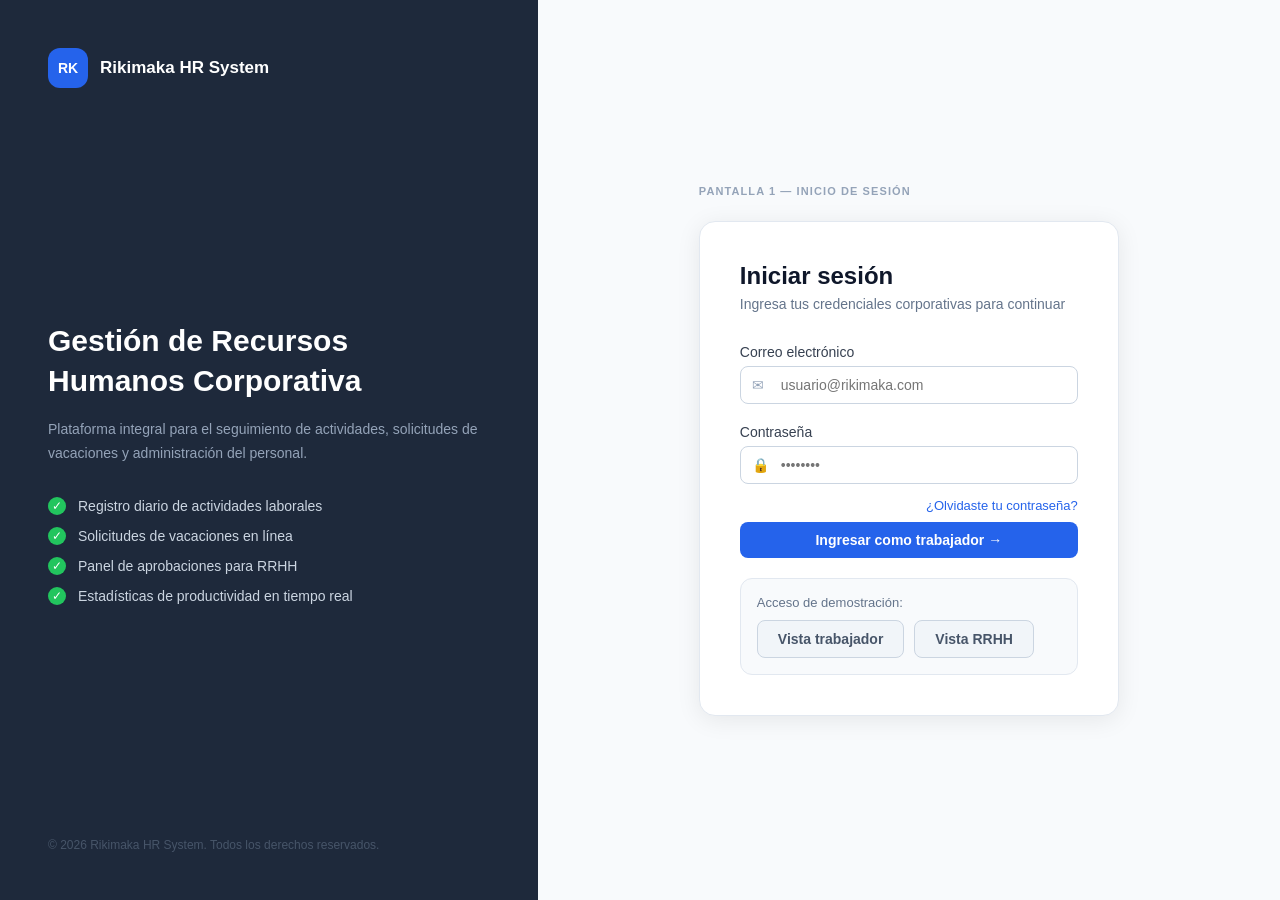
<file: docs/proyecto-gestion-humana/src/index.html>
<!DOCTYPE html>
<html lang="es">
<head>
  <meta charset="UTF-8">
  <meta name="viewport" content="width=device-width, initial-scale=1.0">
  <title>Login - Rikimaka HR System</title>
  <link rel="stylesheet" href="../css/css/styles1.css">
</head>
<body>
  <div class="login-page">
    <div class="login-left">
      <div class="brand-row">
        <div class="brand-logo">RK</div>
        <span class="brand-text">Rikimaka HR System</span>
      </div>

      <div class="login-hero">
        <h2>Gestión de Recursos<br>Humanos Corporativa</h2>
        <p>
          Plataforma integral para el seguimiento de actividades, solicitudes
          de vacaciones y administración del personal.
        </p>

        <div class="feature-list">
          <div class="feature-item"><span class="feature-check">✓</span> Registro diario de actividades laborales</div>
          <div class="feature-item"><span class="feature-check">✓</span> Solicitudes de vacaciones en línea</div>
          <div class="feature-item"><span class="feature-check">✓</span> Panel de aprobaciones para RRHH</div>
          <div class="feature-item"><span class="feature-check">✓</span> Estadísticas de productividad en tiempo real</div>
        </div>
      </div>

      <p class="login-footer">© 2026 Rikimaka HR System. Todos los derechos reservados.</p>
    </div>

    <div class="login-right">
      <div class="login-card-wrap">
  <p class="screen-label">Pantalla 1 — Inicio de sesión</p>
  <div class="card login-card">
    <h1>Iniciar sesión</h1>
    <p class="subtext">Ingresa tus credenciales corporativas para continuar</p>

    <div class="form-grid">
      <div class="field">
        <label>Correo electrónico</label>
        <div class="input-icon">
          <span>✉</span>
          <input type="email" id="loginEmail" placeholder="usuario@rikimaka.com">
        </div>
      </div>

      <div class="field">
        <label>Contraseña</label>
        <div class="input-icon">
          <span>🔒</span>
          <input type="password" id="loginPassword" placeholder="••••••••">
        </div>
      </div>

      <div class="forgot">
        <a href="#">¿Olvidaste tu contraseña?</a>
      </div>
    </div>

    <div id="loginMessage" class="info-box" style="display:none; margin-bottom:16px;"></div>

    <div class="login-actions">
      <button id="loginBtn" class="btn btn-primary btn-full">Ingresar como trabajador →</button>
    </div>

    <div class="demo-access">
      <p>Acceso de demostración:</p>
      <div class="demo-links">
        <a href="dashboard.html"><button class="btn btn-secondary" type="button">Vista trabajador</button></a>
        <a href="rrhh.html"><button class="btn btn-secondary" type="button">Vista RRHH</button></a>
      </div>
    </div>
  </div>
</div>
    </div>
  </div>
  <script src="../js/app.js"></script>
</body>
</html>
</file>
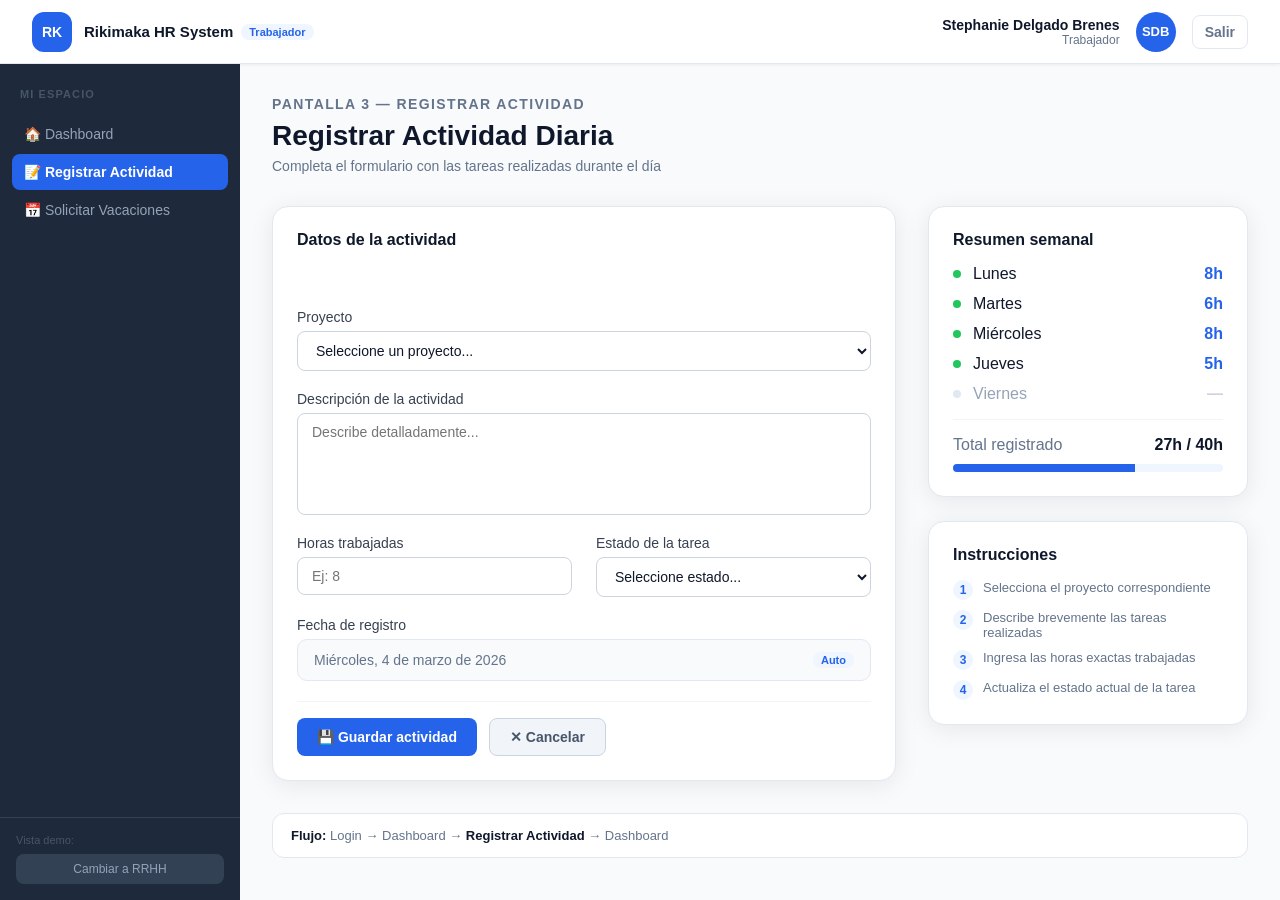
<file: docs/proyecto-gestion-humana/src/actividad.html>
<!DOCTYPE html>
<html lang="es">
<head>
  <meta charset="UTF-8">
  <meta name="viewport" content="width=device-width, initial-scale=1.0">
  <title>Registrar Actividad</title>
  <link rel="stylesheet" href="../css/css/styles1.css">
</head>
<body>
  <div class="app">
    <header class="topbar">
      <div class="topbar-left">
        <div class="brand-logo">RK</div>
        <div class="topbar-title">
          <strong>Rikimaka HR System</strong>
          <span class="role-pill">Trabajador</span>
        </div>
      </div>

      <div class="topbar-right">
        <div class="user-info">
          <p>Stephanie Delgado Brenes</p>
          <p>Trabajador</p>
        </div>
        <div class="avatar">SDB</div>
        <a href="index.html"><button class="btn logout-btn">Salir</button></a>
      </div>
    </header>

    <div class="main-layout">
      <aside class="sidebar">
        <div class="sidebar-label">Mi espacio</div>

        <nav class="sidebar-nav">
          <a href="dashboard.html">🏠 Dashboard</a>
          <a href="actividad.html" class="active">📝 Registrar Actividad</a>
          <a href="vacaciones.html">📅 Solicitar Vacaciones</a>
        </nav>

        <div class="sidebar-footer">
          <p>Vista demo:</p>
          <a href="rrhh.html">Cambiar a RRHH</a>
        </div>
      </aside>

      <main class="content">
        <div class="page-header">
          <p class="screen-label">Pantalla 3 — Registrar Actividad</p>
          <h1>Registrar Actividad Diaria</h1>
          <p>Completa el formulario con las tareas realizadas durante el día</p>
        </div>

        <div class="grid-main-sidebar">
          <div class="card panel">
            <h2 class="section-title">Datos de la actividad</h2>

            <div class="form-grid">
              <div id="listaActividades" style="margin-top: 24px;"></div>
  <div class="field">
    <label>Proyecto</label>
    <select id="actividadProyecto">
      <option value="">Seleccione un proyecto...</option>
      <option>Proyecto Alpha</option>
      <option>Proyecto Beta</option>
      <option>Proyecto Gamma</option>
      <option>Interno / Administrativo</option>
    </select>
  </div>

  <div class="field">
    <label>Descripción de la actividad</label>
    <textarea id="actividadDescripcion" rows="5" placeholder="Describe detalladamente..."></textarea>
  </div>

  <div class="grid-2">
    <div class="field">
      <label>Horas trabajadas</label>
      <input type="number" id="actividadHoras" placeholder="Ej: 8">
    </div>
    <div class="field">
      <label>Estado de la tarea</label>
      <select id="actividadEstado">
        <option value="">Seleccione estado...</option>
        <option>En progreso</option>
        <option>Completado</option>
        <option>Bloqueado</option>
        <option>Pendiente de revisión</option>
      </select>
    </div>
  </div>

              <div class="field">
                <label>Fecha de registro</label>
                <div class="info-box info-muted" style="display:flex;justify-content:space-between;align-items:center;">
                  <span>Miércoles, 4 de marzo de 2026</span>
                  <span class="role-pill">Auto</span>
                </div>
              </div>

              <div id="actividadMessage" class="info-box info-success" style="display:none;"></div>

              <div class="form-actions">
    <button id="guardarActividadBtn" class="btn btn-primary">💾 Guardar actividad</button>
    <a href="dashboard.html"><button class="btn btn-secondary" type="button">✕ Cancelar</button></a>
  </div>
</div>
          </div>

          <div style="display:flex;flex-direction:column;gap:24px;">
            <div class="card panel">
              <h2 class="section-title">Resumen semanal</h2>

              <div class="side-list">
                <div class="side-row"><span class="dot" style="background:#22C55E;"></span><span style="flex:1;">Lunes</span><strong style="color:#2563EB;">8h</strong></div>
                <div class="side-row"><span class="dot" style="background:#22C55E;"></span><span style="flex:1;">Martes</span><strong style="color:#2563EB;">6h</strong></div>
                <div class="side-row"><span class="dot" style="background:#22C55E;"></span><span style="flex:1;">Miércoles</span><strong style="color:#2563EB;">8h</strong></div>
                <div class="side-row"><span class="dot" style="background:#22C55E;"></span><span style="flex:1;">Jueves</span><strong style="color:#2563EB;">5h</strong></div>
                <div class="side-row"><span class="dot" style="background:#E2E8F0;"></span><span style="flex:1;color:#94A3B8;">Viernes</span><strong style="color:#CBD5E1;">—</strong></div>
              </div>

              <div style="margin-top:16px;padding-top:16px;border-top:1px solid #F1F5F9;display:flex;justify-content:space-between;">
                <span style="color:#64748B;">Total registrado</span>
                <strong>27h / 40h</strong>
              </div>

              <div class="mini-progress">
                <div style="width:67.5%;"></div>
              </div>
            </div>

            <div class="card panel">
              <h2 class="section-title">Instrucciones</h2>
              <ol class="instructions">
                <li><span class="step-number">1</span><span>Selecciona el proyecto correspondiente</span></li>
                <li><span class="step-number">2</span><span>Describe brevemente las tareas realizadas</span></li>
                <li><span class="step-number">3</span><span>Ingresa las horas exactas trabajadas</span></li>
                <li><span class="step-number">4</span><span>Actualiza el estado actual de la tarea</span></li>
              </ol>
            </div>
          </div>
        </div>

        <div class="nav-flow">
          <strong>Flujo:</strong> Login → Dashboard → <strong>Registrar Actividad</strong> → Dashboard
        </div>
      </main>
    </div>
  </div>
  <script src="../js/app.js"></script>
</body>
</html>
</file>
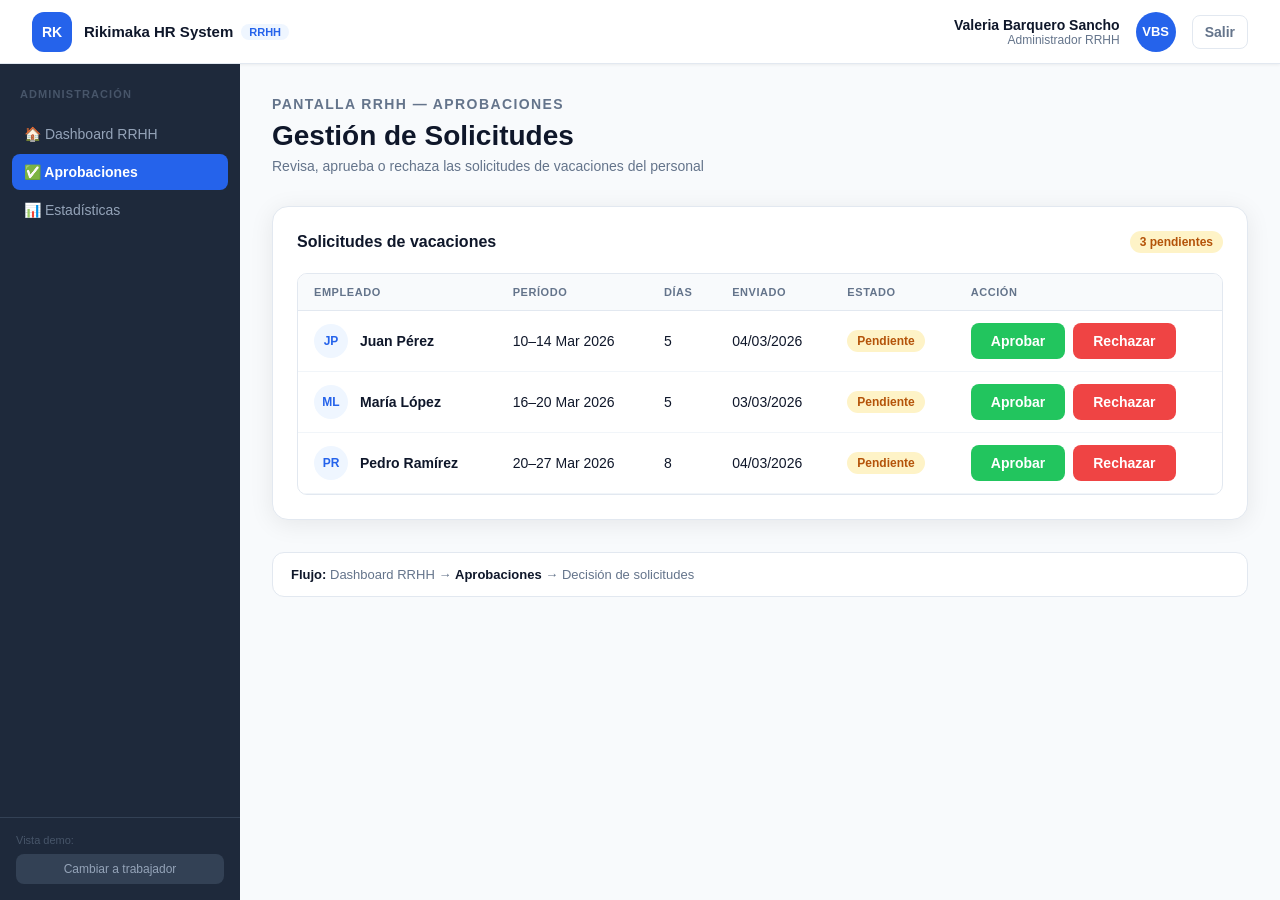
<file: docs/proyecto-gestion-humana/src/aprobaciones.html>
<!DOCTYPE html>
<html lang="es">
<head>
  <meta charset="UTF-8">
  <meta name="viewport" content="width=device-width, initial-scale=1.0">
  <title>Aprobaciones RRHH</title>
  <link rel="stylesheet" href="../css/css/styles1.css">
</head>
<body>
  <div class="app">
    <header class="topbar">
      <div class="topbar-left">
        <div class="brand-logo">RK</div>
        <div class="topbar-title">
          <strong>Rikimaka HR System</strong>
          <span class="role-pill">RRHH</span>
        </div>
      </div>

      <div class="topbar-right">
        <div class="user-info">
          <p>Valeria Barquero Sancho</p>
          <p>Administrador RRHH</p>
        </div>
        <div class="avatar">VBS</div>
        <a href="index.html"><button class="btn logout-btn">Salir</button></a>
      </div>
    </header>

    <div class="main-layout">
      <aside class="sidebar">
        <div class="sidebar-label">Administración</div>

        <nav class="sidebar-nav">
          <a href="rrhh.html">🏠 Dashboard RRHH</a>
          <a href="aprobaciones.html" class="active">✅ Aprobaciones</a>
          <a href="estadisticas.html">📊 Estadísticas</a>
        </nav>

        <div class="sidebar-footer">
          <p>Vista demo:</p>
          <a href="dashboard.html">Cambiar a trabajador</a>
        </div>
      </aside>

      <main class="content">
        <div class="page-header">
          <p class="screen-label">Pantalla RRHH — Aprobaciones</p>
          <h1>Gestión de Solicitudes</h1>
          <p>Revisa, aprueba o rechaza las solicitudes de vacaciones del personal</p>
        </div>

        <div class="card panel">
          <div style="display:flex;justify-content:space-between;align-items:center;margin-bottom:20px;">
            <h2 class="section-title" style="margin-bottom:0;">Solicitudes de vacaciones</h2>
            <span class="badge badge-pendiente">3 pendientes</span>
          </div>

          <div class="table-wrap">
            <table>
              <thead>
                <tr>
                  <th>Empleado</th>
                  <th>Período</th>
                  <th>Días</th>
                  <th>Enviado</th>
                  <th>Estado</th>
                  <th>Acción</th>
                </tr>
              </thead>
              <tbody>
                <tr>
                  <td>
                    <div class="person-row">
                      <div class="person-avatar">JP</div>
                      <span><strong>Juan Pérez</strong></span>
                    </div>
                  </td>
                  <td>10–14 Mar 2026</td>
                  <td>5</td>
                  <td>04/03/2026</td>
                  <td><span class="badge badge-pendiente">Pendiente</span></td>
                  <td>
  <div style="display:flex;gap:8px;">
    <button class="btn btn-success aprobar-btn">Aprobar</button>
    <button class="btn btn-danger rechazar-btn">Rechazar</button>
  </div>
</td>
                </tr>

                <tr>
                  <td>
                    <div class="person-row">
                      <div class="person-avatar">ML</div>
                      <span><strong>María López</strong></span>
                    </div>
                  </td>
                  <td>16–20 Mar 2026</td>
                  <td>5</td>
                  <td>03/03/2026</td>
                  <td><span class="badge badge-pendiente">Pendiente</span></td>
                  <td>
  <div style="display:flex;gap:8px;">
    <button class="btn btn-success aprobar-btn">Aprobar</button>
    <button class="btn btn-danger rechazar-btn">Rechazar</button>
  </div>
</td>
                </tr>

                <tr>
                  <td>
                    <div class="person-row">
                      <div class="person-avatar">PR</div>
                      <span><strong>Pedro Ramírez</strong></span>
                    </div>
                  </td>
                  <td>20–27 Mar 2026</td>
                  <td>8</td>
                  <td>04/03/2026</td>
                  <td><span class="badge badge-pendiente">Pendiente</span></td>
                  <td>
  <div style="display:flex;gap:8px;">
    <button class="btn btn-success aprobar-btn">Aprobar</button>
    <button class="btn btn-danger rechazar-btn">Rechazar</button>
  </div>
</td>
                </tr>
              </tbody>
            </table>
          </div>
        </div>

        <div class="nav-flow">
          <strong>Flujo:</strong> Dashboard RRHH → <strong>Aprobaciones</strong> → Decisión de solicitudes
        </div>
      </main>
    </div>
  </div>
  <script src="../js/app.js"></script>
</body>
</html>
</file>
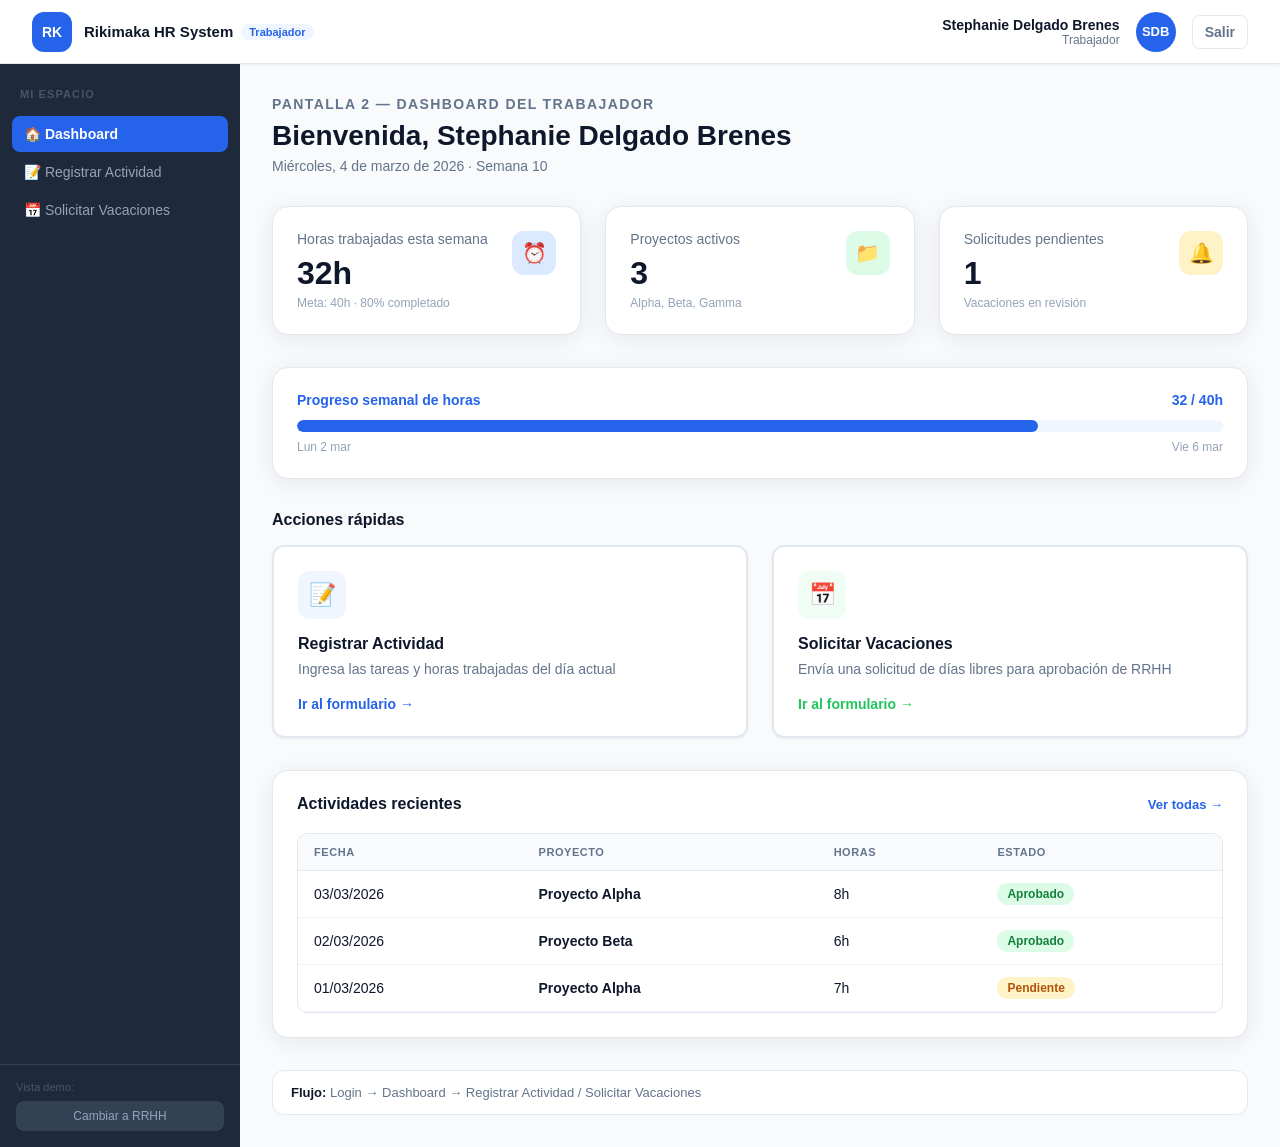
<file: docs/proyecto-gestion-humana/src/dashboard.html>
<!DOCTYPE html>
<html lang="es">
<head>
  <meta charset="UTF-8">
  <meta name="viewport" content="width=device-width, initial-scale=1.0">
  <title>Dashboard Trabajador</title>
  <link rel="stylesheet" href="../css/css/styles1.css">
</head>
<body>
  <div class="app">
    <header class="topbar">
      <div class="topbar-left">
        <div class="brand-logo">RK</div>
        <div class="topbar-title">
          <strong>Rikimaka HR System</strong>
          <span class="role-pill">Trabajador</span>
        </div>
      </div>

      <div class="topbar-right">
        <div class="user-info">
          <p>Stephanie Delgado Brenes</p>
          <p>Trabajador</p>
        </div>
        <div class="avatar">SDB</div>
        <a href="index.html"><button class="btn logout-btn">Salir</button></a>
      </div>
    </header>

    <div class="main-layout">
      <aside class="sidebar">
        <div class="sidebar-label">Mi espacio</div>

        <nav class="sidebar-nav">
          <a href="dashboard.html" class="active">🏠 Dashboard</a>
          <a href="actividad.html">📝 Registrar Actividad</a>
          <a href="vacaciones.html">📅 Solicitar Vacaciones</a>
        </nav>

        <div class="sidebar-footer">
          <p>Vista demo:</p>
          <a href="rrhh.html">Cambiar a RRHH</a>
        </div>
      </aside>

      <main class="content">
        <div class="page-header">
          <p class="screen-label">Pantalla 2 — Dashboard del Trabajador</p>
          <h1>Bienvenida, Stephanie Delgado Brenes</h1>
          <p>Miércoles, 4 de marzo de 2026 · Semana 10</p>
        </div>

        <div class="grid-3" style="margin-bottom: 32px;">
          <div class="card metric-card">
            <div class="metric-head">
              <div>
                <p class="label">Horas trabajadas esta semana</p>
                <p class="value">32h</p>
                <p class="sub">Meta: 40h · 80% completado</p>
              </div>
              <div class="metric-icon" style="background:#DBEAFE;color:#2563EB;">⏰</div>
            </div>
          </div>

          <div class="card metric-card">
            <div class="metric-head">
              <div>
                <p class="label">Proyectos activos</p>
                <p class="value">3</p>
                <p class="sub">Alpha, Beta, Gamma</p>
              </div>
              <div class="metric-icon" style="background:#DCFCE7;color:#22C55E;">📁</div>
            </div>
          </div>

          <div class="card metric-card">
            <div class="metric-head">
              <div>
                <p class="label">Solicitudes pendientes</p>
                <p class="value">1</p>
                <p class="sub">Vacaciones en revisión</p>
              </div>
              <div class="metric-icon" style="background:#FEF3C7;color:#F59E0B;">🔔</div>
            </div>
          </div>
        </div>

        <div class="card panel progress-wrap">
          <div class="progress-top">
            <p><strong>Progreso semanal de horas</strong></p>
            <p><strong>32 / 40h</strong></p>
          </div>
          <div class="progress-bar">
            <div class="progress-fill" style="width:80%;"></div>
          </div>
          <div class="progress-dates">
            <span>Lun 2 mar</span>
            <span>Vie 6 mar</span>
          </div>
        </div>

        <div style="margin-bottom: 32px;">
          <h2 class="section-title">Acciones rápidas</h2>

          <div class="grid-2">
            <a href="actividad.html" class="quick-card">
              <div class="quick-icon" style="background:#EFF6FF;color:#2563EB;">📝</div>
              <h3>Registrar Actividad</h3>
              <p>Ingresa las tareas y horas trabajadas del día actual</p>
              <div class="quick-link" style="color:#2563EB;">Ir al formulario →</div>
            </a>

            <a href="vacaciones.html" class="quick-card">
              <div class="quick-icon" style="background:#F0FDF4;color:#22C55E;">📅</div>
              <h3>Solicitar Vacaciones</h3>
              <p>Envía una solicitud de días libres para aprobación de RRHH</p>
              <div class="quick-link" style="color:#22C55E;">Ir al formulario →</div>
            </a>
          </div>
        </div>

        <div class="card panel">
          <div style="display:flex;justify-content:space-between;align-items:center;margin-bottom:20px;">
            <h2 class="section-title" style="margin-bottom:0;">Actividades recientes</h2>
            <a href="actividad.html" style="font-size:13px;font-weight:600;color:#2563EB;">Ver todas →</a>
          </div>

          <div class="table-wrap">
            <table>
              <thead>
                <tr>
                  <th>Fecha</th>
                  <th>Proyecto</th>
                  <th>Horas</th>
                  <th>Estado</th>
                </tr>
              </thead>
              <tbody>
                <tr>
                  <td>03/03/2026</td>
                  <td><strong>Proyecto Alpha</strong></td>
                  <td>8h</td>
                  <td><span class="badge badge-aprobado">Aprobado</span></td>
                </tr>
                <tr>
                  <td>02/03/2026</td>
                  <td><strong>Proyecto Beta</strong></td>
                  <td>6h</td>
                  <td><span class="badge badge-aprobado">Aprobado</span></td>
                </tr>
                <tr>
                  <td>01/03/2026</td>
                  <td><strong>Proyecto Alpha</strong></td>
                  <td>7h</td>
                  <td><span class="badge badge-pendiente">Pendiente</span></td>
                </tr>
              </tbody>
            </table>
          </div>
        </div>

        <div class="nav-flow">
          <strong>Flujo:</strong> Login → Dashboard → Registrar Actividad / Solicitar Vacaciones
        </div>
      </main>
    </div>
  </div>
  <script src="../js/app.js"></script>
</body>
</html>
</file>
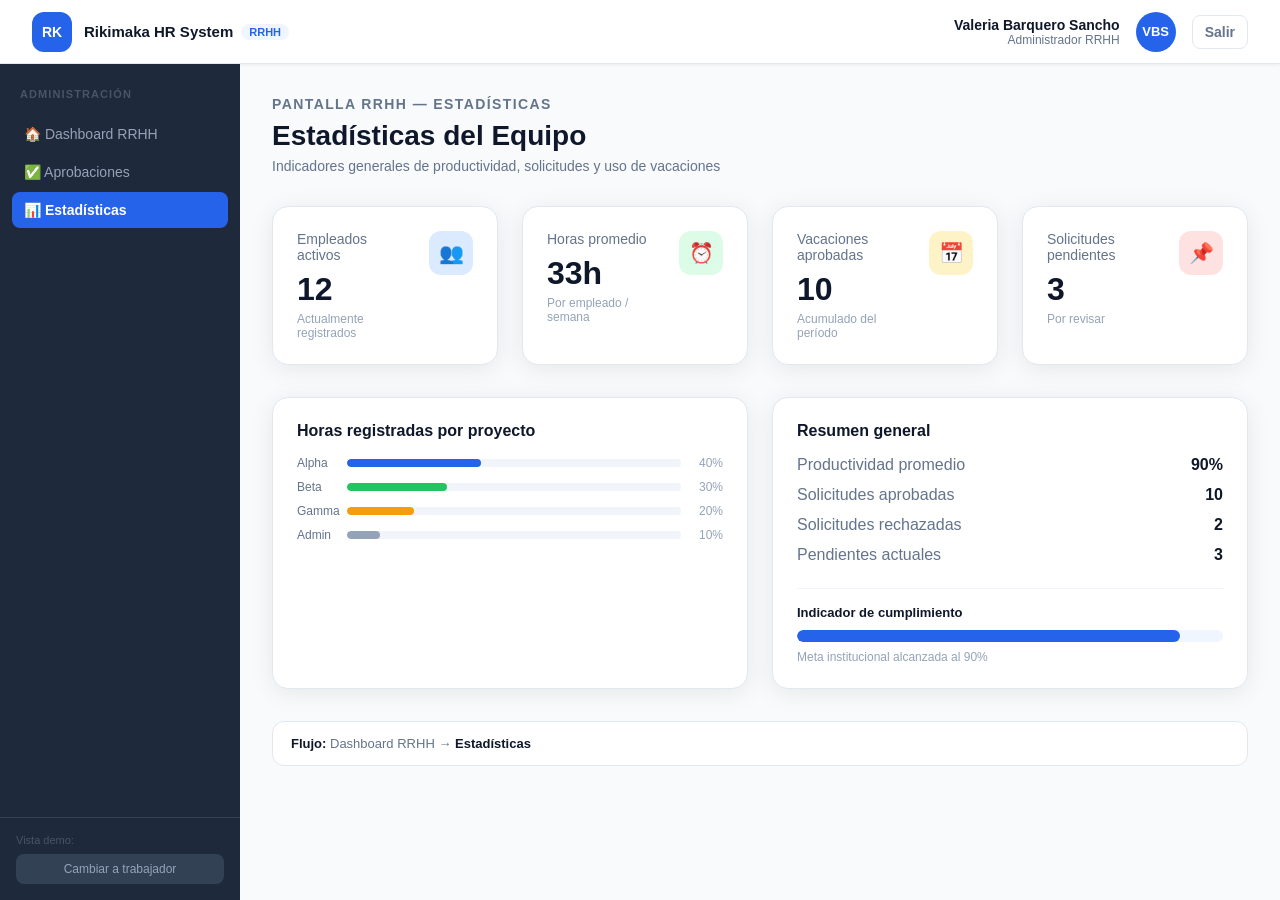
<file: docs/proyecto-gestion-humana/src/estadisticas.html>
<!DOCTYPE html>
<html lang="es">
<head>
  <meta charset="UTF-8">
  <meta name="viewport" content="width=device-width, initial-scale=1.0">
  <title>Estadísticas RRHH</title>
  <link rel="stylesheet" href="../css/css/styles1.css">
</head>
<body>
  <div class="app">
    <header class="topbar">
      <div class="topbar-left">
        <div class="brand-logo">RK</div>
        <div class="topbar-title">
          <strong>Rikimaka HR System</strong>
          <span class="role-pill">RRHH</span>
        </div>
      </div>

      <div class="topbar-right">
        <div class="user-info">
          <p>Valeria Barquero Sancho</p>
          <p>Administrador RRHH</p>
        </div>
        <div class="avatar">VBS</div>
        <a href="index.html"><button class="btn logout-btn">Salir</button></a>
      </div>
    </header>

    <div class="main-layout">
      <aside class="sidebar">
        <div class="sidebar-label">Administración</div>

        <nav class="sidebar-nav">
          <a href="rrhh.html">🏠 Dashboard RRHH</a>
          <a href="aprobaciones.html">✅ Aprobaciones</a>
          <a href="estadisticas.html" class="active">📊 Estadísticas</a>
        </nav>

        <div class="sidebar-footer">
          <p>Vista demo:</p>
          <a href="dashboard.html">Cambiar a trabajador</a>
        </div>
      </aside>

      <main class="content">
        <div class="page-header">
          <p class="screen-label">Pantalla RRHH — Estadísticas</p>
          <h1>Estadísticas del Equipo</h1>
          <p>Indicadores generales de productividad, solicitudes y uso de vacaciones</p>
        </div>

        <div class="grid-4" style="margin-bottom:32px;">
          <div class="card metric-card">
            <div class="metric-head">
              <div>
                <p class="label">Empleados activos</p>
                <p class="value">12</p>
                <p class="sub">Actualmente registrados</p>
              </div>
              <div class="metric-icon" style="background:#DBEAFE;color:#2563EB;">👥</div>
            </div>
          </div>

          <div class="card metric-card">
            <div class="metric-head">
              <div>
                <p class="label">Horas promedio</p>
                <p class="value">33h</p>
                <p class="sub">Por empleado / semana</p>
              </div>
              <div class="metric-icon" style="background:#DCFCE7;color:#22C55E;">⏰</div>
            </div>
          </div>

          <div class="card metric-card">
            <div class="metric-head">
              <div>
                <p class="label">Vacaciones aprobadas</p>
                <p class="value">10</p>
                <p class="sub">Acumulado del período</p>
              </div>
              <div class="metric-icon" style="background:#FEF3C7;color:#F59E0B;">📅</div>
            </div>
          </div>

          <div class="card metric-card">
            <div class="metric-head">
              <div>
                <p class="label">Solicitudes pendientes</p>
                <p class="value">3</p>
                <p class="sub">Por revisar</p>
              </div>
              <div class="metric-icon" style="background:#FEE2E2;color:#EF4444;">📌</div>
            </div>
          </div>
        </div>

        <div class="grid-2">
          <div class="card panel">
            <h2 class="section-title">Horas registradas por proyecto</h2>

            <div class="workload-list">
              <div class="workload-row">
                <span>Alpha</span>
                <div class="workload-track"><div class="workload-fill" style="width:40%;background:#2563EB;"></div></div>
                <span>40%</span>
              </div>
              <div class="workload-row">
                <span>Beta</span>
                <div class="workload-track"><div class="workload-fill" style="width:30%;background:#22C55E;"></div></div>
                <span>30%</span>
              </div>
              <div class="workload-row">
                <span>Gamma</span>
                <div class="workload-track"><div class="workload-fill" style="width:20%;background:#F59E0B;"></div></div>
                <span>20%</span>
              </div>
              <div class="workload-row">
                <span>Admin</span>
                <div class="workload-track"><div class="workload-fill" style="width:10%;background:#94A3B8;"></div></div>
                <span>10%</span>
              </div>
            </div>
          </div>

          <div class="card panel">
            <h2 class="section-title">Resumen general</h2>

            <div class="side-list">
              <div class="side-row" style="justify-content:space-between;"><span style="color:#64748B;">Productividad promedio</span><strong>90%</strong></div>
              <div class="side-row" style="justify-content:space-between;"><span style="color:#64748B;">Solicitudes aprobadas</span><strong>10</strong></div>
              <div class="side-row" style="justify-content:space-between;"><span style="color:#64748B;">Solicitudes rechazadas</span><strong>2</strong></div>
              <div class="side-row" style="justify-content:space-between;"><span style="color:#64748B;">Pendientes actuales</span><strong>3</strong></div>
            </div>

            <div style="margin-top:24px;padding-top:16px;border-top:1px solid #F1F5F9;">
              <p style="font-size:13px;font-weight:600;margin-bottom:10px;">Indicador de cumplimiento</p>
              <div class="progress-bar">
                <div class="progress-fill" style="width:90%;"></div>
              </div>
              <p style="margin-top:8px;font-size:12px;color:#94A3B8;">Meta institucional alcanzada al 90%</p>
            </div>
          </div>
        </div>

        <div class="nav-flow">
          <strong>Flujo:</strong> Dashboard RRHH → <strong>Estadísticas</strong>
        </div>
      </main>
    </div>
  </div>
  <script src="../js/app.js"></script>
</body>
</html>
</file>
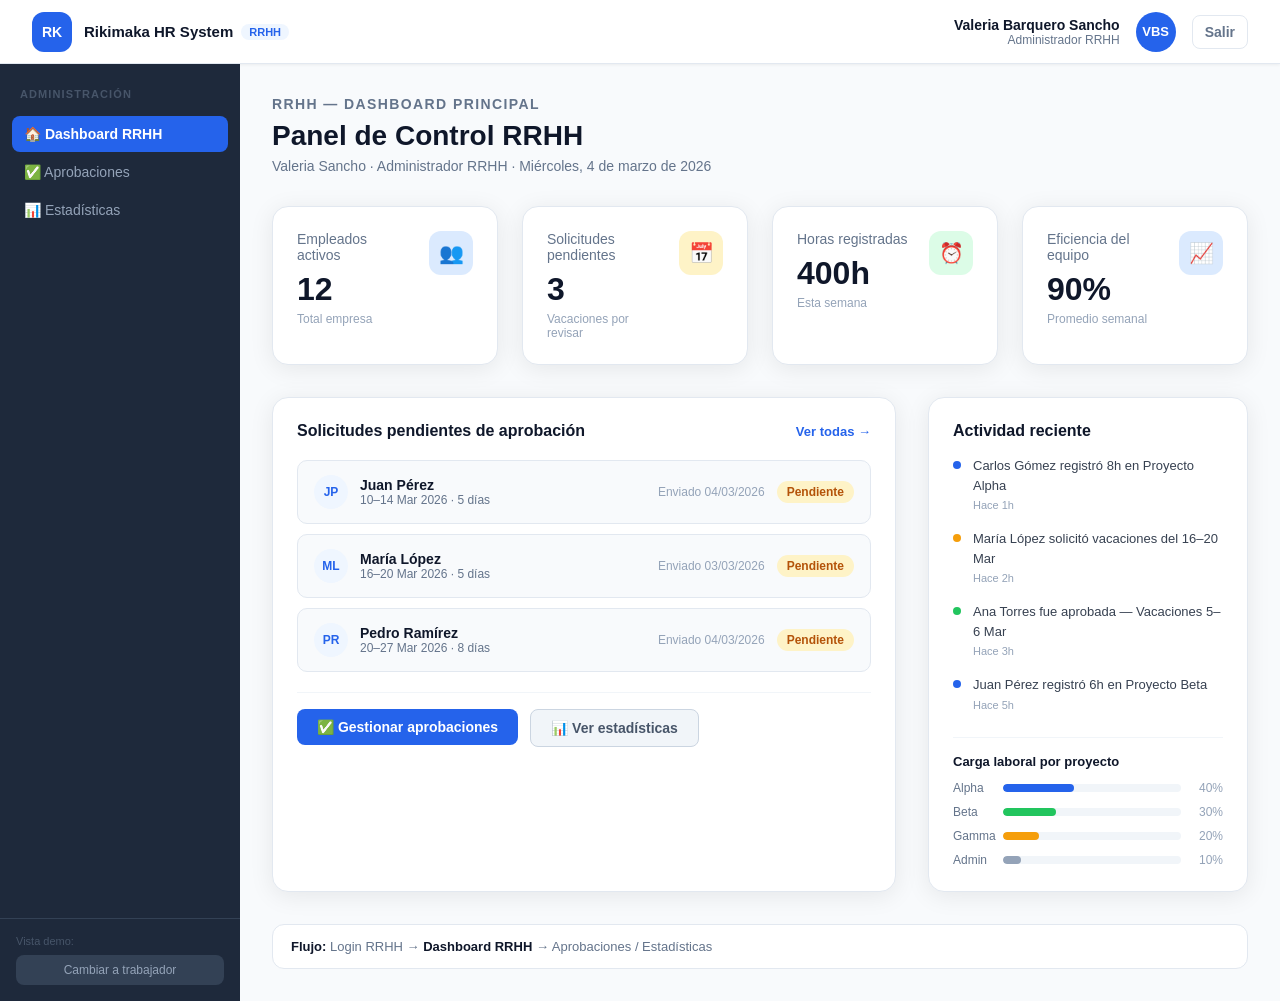
<file: docs/proyecto-gestion-humana/src/rrhh.html>
<!DOCTYPE html>
<html lang="es">
<head>
  <meta charset="UTF-8">
  <meta name="viewport" content="width=device-width, initial-scale=1.0">
  <title>Dashboard RRHH</title>
  <link rel="stylesheet" href="../css/css/styles1.css">
</head>
<body>
  <div class="app">
    <header class="topbar">
      <div class="topbar-left">
        <div class="brand-logo">RK</div>
        <div class="topbar-title">
          <strong>Rikimaka HR System</strong>
          <span class="role-pill">RRHH</span>
        </div>
      </div>

      <div class="topbar-right">
        <div class="user-info">
          <p>Valeria Barquero Sancho</p>
          <p>Administrador RRHH</p>
        </div>
        <div class="avatar">VBS</div>
        <a href="index.html"><button class="btn logout-btn">Salir</button></a>
      </div>
    </header>

    <div class="main-layout">
      <aside class="sidebar">
        <div class="sidebar-label">Administración</div>

        <nav class="sidebar-nav">
          <a href="rrhh.html" class="active">🏠 Dashboard RRHH</a>
          <a href="aprobaciones.html">✅ Aprobaciones</a>
          <a href="estadisticas.html">📊 Estadísticas</a>
        </nav>

        <div class="sidebar-footer">
          <p>Vista demo:</p>
          <a href="dashboard.html">Cambiar a trabajador</a>
        </div>
      </aside>

      <main class="content">
        <div class="page-header">
          <p class="screen-label">RRHH — Dashboard Principal</p>
          <h1>Panel de Control RRHH</h1>
          <p>Valeria Sancho · Administrador RRHH · Miércoles, 4 de marzo de 2026</p>
        </div>

        <div class="grid-4" style="margin-bottom:32px;">
          <div class="card metric-card">
            <div class="metric-head">
              <div>
                <p class="label">Empleados activos</p>
                <p class="value">12</p>
                <p class="sub">Total empresa</p>
              </div>
              <div class="metric-icon" style="background:#DBEAFE;color:#2563EB;">👥</div>
            </div>
          </div>

          <div class="card metric-card">
            <div class="metric-head">
              <div>
                <p class="label">Solicitudes pendientes</p>
                <p class="value">3</p>
                <p class="sub">Vacaciones por revisar</p>
              </div>
              <div class="metric-icon" style="background:#FEF3C7;color:#F59E0B;">📅</div>
            </div>
          </div>

          <div class="card metric-card">
            <div class="metric-head">
              <div>
                <p class="label">Horas registradas</p>
                <p class="value">400h</p>
                <p class="sub">Esta semana</p>
              </div>
              <div class="metric-icon" style="background:#DCFCE7;color:#22C55E;">⏰</div>
            </div>
          </div>

          <div class="card metric-card">
            <div class="metric-head">
              <div>
                <p class="label">Eficiencia del equipo</p>
                <p class="value">90%</p>
                <p class="sub">Promedio semanal</p>
              </div>
              <div class="metric-icon" style="background:#DBEAFE;color:#2563EB;">📈</div>
            </div>
          </div>
        </div>

        <div class="grid-main-sidebar" style="max-width:1200px;">
          <div class="card panel">
            <div style="display:flex;justify-content:space-between;align-items:center;margin-bottom:20px;">
              <h2 class="section-title" style="margin-bottom:0;">Solicitudes pendientes de aprobación</h2>
              <a href="aprobaciones.html" style="font-size:13px;font-weight:600;color:#2563EB;">Ver todas →</a>
            </div>

            <div style="display:flex;flex-direction:column;gap:10px;">
              <div class="request-card">
                <div class="request-left">
                  <div class="person-avatar">JP</div>
                  <div>
                    <p style="font-size:14px;font-weight:600;">Juan Pérez</p>
                    <p style="font-size:12px;color:#64748B;">10–14 Mar 2026 · 5 días</p>
                  </div>
                </div>
                <div class="request-right">
                  <p style="font-size:12px;color:#94A3B8;">Enviado 04/03/2026</p>
                  <span class="badge badge-pendiente">Pendiente</span>
                </div>
              </div>

              <div class="request-card">
                <div class="request-left">
                  <div class="person-avatar">ML</div>
                  <div>
                    <p style="font-size:14px;font-weight:600;">María López</p>
                    <p style="font-size:12px;color:#64748B;">16–20 Mar 2026 · 5 días</p>
                  </div>
                </div>
                <div class="request-right">
                  <p style="font-size:12px;color:#94A3B8;">Enviado 03/03/2026</p>
                  <span class="badge badge-pendiente">Pendiente</span>
                </div>
              </div>

              <div class="request-card">
                <div class="request-left">
                  <div class="person-avatar">PR</div>
                  <div>
                    <p style="font-size:14px;font-weight:600;">Pedro Ramírez</p>
                    <p style="font-size:12px;color:#64748B;">20–27 Mar 2026 · 8 días</p>
                  </div>
                </div>
                <div class="request-right">
                  <p style="font-size:12px;color:#94A3B8;">Enviado 04/03/2026</p>
                  <span class="badge badge-pendiente">Pendiente</span>
                </div>
              </div>
            </div>

            <div class="form-actions" style="margin-top:20px;">
              <a href="aprobaciones.html"><button class="btn btn-primary">✅ Gestionar aprobaciones</button></a>
              <a href="estadisticas.html"><button class="btn btn-secondary">📊 Ver estadísticas</button></a>
            </div>
          </div>

          <div class="card panel">
            <h2 class="section-title">Actividad reciente</h2>

            <div class="feed-list">
              <div class="feed-item">
                <span class="dot" style="background:#2563EB;margin-top:5px;"></span>
                <div><p>Carlos Gómez registró 8h en Proyecto Alpha</p><small>Hace 1h</small></div>
              </div>
              <div class="feed-item">
                <span class="dot" style="background:#F59E0B;margin-top:5px;"></span>
                <div><p>María López solicitó vacaciones del 16–20 Mar</p><small>Hace 2h</small></div>
              </div>
              <div class="feed-item">
                <span class="dot" style="background:#22C55E;margin-top:5px;"></span>
                <div><p>Ana Torres fue aprobada — Vacaciones 5–6 Mar</p><small>Hace 3h</small></div>
              </div>
              <div class="feed-item">
                <span class="dot" style="background:#2563EB;margin-top:5px;"></span>
                <div><p>Juan Pérez registró 6h en Proyecto Beta</p><small>Hace 5h</small></div>
              </div>
            </div>

            <div style="margin-top:24px;padding-top:16px;border-top:1px solid #F1F5F9;">
              <p style="font-size:13px;font-weight:600;margin-bottom:12px;">Carga laboral por proyecto</p>

              <div class="workload-list">
                <div class="workload-row">
                  <span>Alpha</span>
                  <div class="workload-track"><div class="workload-fill" style="width:40%;background:#2563EB;"></div></div>
                  <span>40%</span>
                </div>
                <div class="workload-row">
                  <span>Beta</span>
                  <div class="workload-track"><div class="workload-fill" style="width:30%;background:#22C55E;"></div></div>
                  <span>30%</span>
                </div>
                <div class="workload-row">
                  <span>Gamma</span>
                  <div class="workload-track"><div class="workload-fill" style="width:20%;background:#F59E0B;"></div></div>
                  <span>20%</span>
                </div>
                <div class="workload-row">
                  <span>Admin</span>
                  <div class="workload-track"><div class="workload-fill" style="width:10%;background:#94A3B8;"></div></div>
                  <span>10%</span>
                </div>
              </div>
            </div>
          </div>
        </div>

        <div class="nav-flow">
          <strong>Flujo:</strong> Login RRHH → <strong>Dashboard RRHH</strong> → Aprobaciones / Estadísticas
        </div>
      </main>
    </div>
  </div>
  <script src="../js/app.js"></script>
</body>
</html>
</file>
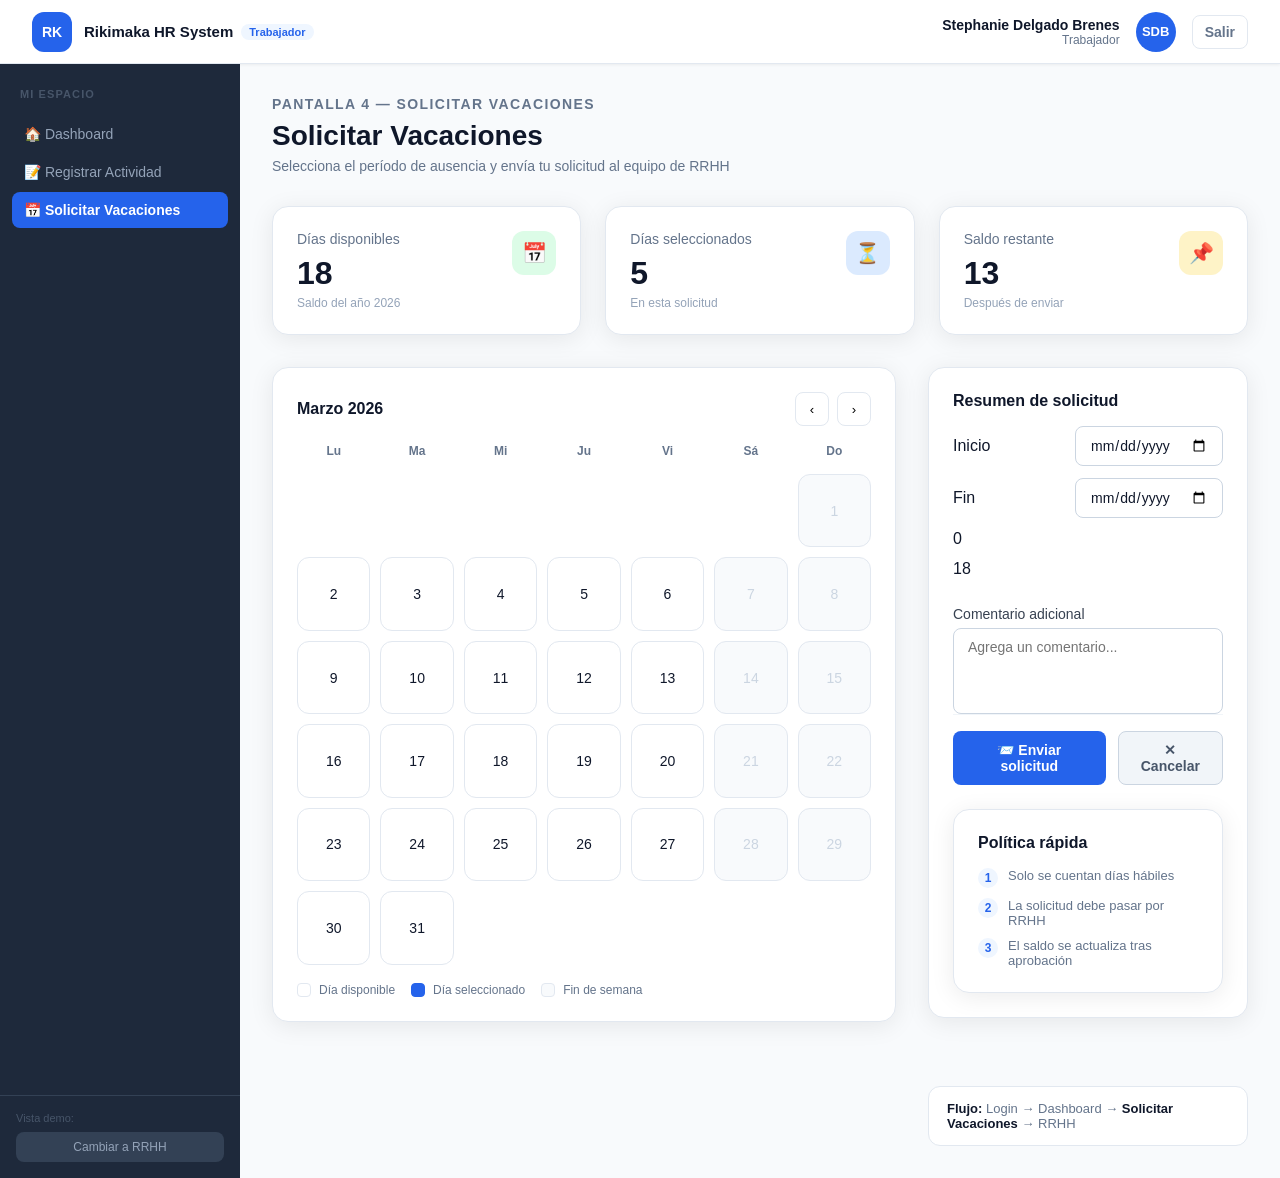
<file: docs/proyecto-gestion-humana/src/vacaciones.html>
<!DOCTYPE html>
<html lang="es">
<head>
  <meta charset="UTF-8">
  <meta name="viewport" content="width=device-width, initial-scale=1.0">
  <title>Solicitar Vacaciones</title>
  <link rel="stylesheet" href="../css/css/styles1.css">
</head>
<body>
  <div class="app">
    <header class="topbar">
      <div class="topbar-left">
        <div class="brand-logo">RK</div>
        <div class="topbar-title">
          <strong>Rikimaka HR System</strong>
          <span class="role-pill">Trabajador</span>
        </div>
      </div>

      <div class="topbar-right">
        <div class="user-info">
          <p>Stephanie Delgado Brenes</p>
          <p>Trabajador</p>
        </div>
        <div class="avatar">SDB</div>
        <a href="index.html"><button class="btn logout-btn">Salir</button></a>
      </div>
    </header>

    <div class="main-layout">
      <aside class="sidebar">
        <div class="sidebar-label">Mi espacio</div>

        <nav class="sidebar-nav">
          <a href="dashboard.html">🏠 Dashboard</a>
          <a href="actividad.html">📝 Registrar Actividad</a>
          <a href="vacaciones.html" class="active">📅 Solicitar Vacaciones</a>
        </nav>

        <div class="sidebar-footer">
          <p>Vista demo:</p>
          <a href="rrhh.html">Cambiar a RRHH</a>
        </div>
      </aside>

      <main class="content">
        <div class="page-header">
          <p class="screen-label">Pantalla 4 — Solicitar Vacaciones</p>
          <h1>Solicitar Vacaciones</h1>
          <p>Selecciona el período de ausencia y envía tu solicitud al equipo de RRHH</p>
        </div>

        <div class="grid-3" style="margin-bottom:32px;">
          <div class="card metric-card">
            <div class="metric-head">
              <div>
                <p class="label">Días disponibles</p>
                <p class="value">18</p>
                <p class="sub">Saldo del año 2026</p>
              </div>
              <div class="metric-icon" style="background:#DCFCE7;color:#22C55E;">📅</div>
            </div>
          </div>

          <div class="card metric-card">
            <div class="metric-head">
              <div>
                <p class="label">Días seleccionados</p>
                <p class="value">5</p>
                <p class="sub">En esta solicitud</p>
              </div>
              <div class="metric-icon" style="background:#DBEAFE;color:#2563EB;">⏳</div>
            </div>
          </div>

          <div class="card metric-card">
            <div class="metric-head">
              <div>
                <p class="label">Saldo restante</p>
                <p class="value">13</p>
                <p class="sub">Después de enviar</p>
              </div>
              <div class="metric-icon" style="background:#FEF3C7;color:#F59E0B;">📌</div>
            </div>
          </div>
        </div>

        <div class="grid-main-sidebar" style="max-width:1200px;">
          <div class="card calendar-box">
            <div class="calendar-header">
              <h3>Marzo 2026</h3>
              <div class="calendar-nav">
                <button>‹</button>
                <button>›</button>
              </div>
            </div>

            <div class="calendar-grid">
              <div class="day-head">Lu</div>
<div class="day-head">Ma</div>
<div class="day-head">Mi</div>
<div class="day-head">Ju</div>
<div class="day-head">Vi</div>
<div class="day-head">Sá</div>
<div class="day-head">Do</div>

<div class="day-empty"></div>
<div class="day-empty"></div>
<div class="day-empty"></div>
<div class="day-empty"></div>
<div class="day-empty"></div>
<div class="day-empty"></div>
<div class="day-cell day-weekend" data-fecha="2026-03-01">1</div>

<div class="day-cell" data-fecha="2026-03-02">2</div>
<div class="day-cell" data-fecha="2026-03-03">3</div>
<div class="day-cell" data-fecha="2026-03-04">4</div>
<div class="day-cell" data-fecha="2026-03-05">5</div>
<div class="day-cell" data-fecha="2026-03-06">6</div>
<div class="day-cell day-weekend" data-fecha="2026-03-07">7</div>
<div class="day-cell day-weekend" data-fecha="2026-03-08">8</div>

<div class="day-cell" data-fecha="2026-03-09">9</div>
<div class="day-cell" data-fecha="2026-03-10">10</div>
<div class="day-cell" data-fecha="2026-03-11">11</div>
<div class="day-cell" data-fecha="2026-03-12">12</div>
<div class="day-cell" data-fecha="2026-03-13">13</div>
<div class="day-cell day-weekend" data-fecha="2026-03-14">14</div>
<div class="day-cell day-weekend" data-fecha="2026-03-15">15</div>

<div class="day-cell" data-fecha="2026-03-16">16</div>
<div class="day-cell" data-fecha="2026-03-17">17</div>
<div class="day-cell" data-fecha="2026-03-18">18</div>
<div class="day-cell" data-fecha="2026-03-19">19</div>
<div class="day-cell" data-fecha="2026-03-20">20</div>
<div class="day-cell day-weekend" data-fecha="2026-03-21">21</div>
<div class="day-cell day-weekend" data-fecha="2026-03-22">22</div>

<div class="day-cell" data-fecha="2026-03-23">23</div>
<div class="day-cell" data-fecha="2026-03-24">24</div>
<div class="day-cell" data-fecha="2026-03-25">25</div>
<div class="day-cell" data-fecha="2026-03-26">26</div>
<div class="day-cell" data-fecha="2026-03-27">27</div>
<div class="day-cell day-weekend" data-fecha="2026-03-28">28</div>
<div class="day-cell day-weekend" data-fecha="2026-03-29">29</div>

<div class="day-cell" data-fecha="2026-03-30">30</div>
<div class="day-cell" data-fecha="2026-03-31">31</div>
            </div>

            <div class="legend">
              <div class="legend-item"><span class="legend-box"></span> Día disponible</div>
              <div class="legend-item"><span class="legend-box legend-selected"></span> Día seleccionado</div>
              <div class="legend-item"><span class="legend-box legend-weekend"></span> Fin de semana</div>
            </div>
          </div>

          <div style="display:flex;flex-direction:column;gap:24px;">
            <div class="card panel">
  <h2 class="section-title">Resumen de solicitud</h2>
  <div class="side-list">
    <div class="side-row" style="justify-content:space-between;">
      <span>Inicio</span>
      <input type="date" id="vacacionesInicio" style="width:auto;">
    </div>
    <div class="side-row" style="justify-content:space-between;">
      <span>Fin</span>
      <input type="date" id="vacacionesFin" style="width:auto;">
    </div>
    <div id="diasSeleccionadosValor" class="value">0</div>
    <div id="saldoRestanteValor" class="value">18</div>

              <div style="margin-top:16px;">
                <div class="field">
    <label>Comentario adicional</label>
    <textarea id="vacacionesComentario" rows="4" placeholder="Agrega un comentario..."></textarea>
  </div>
  <div id="vacacionesMessage" class="info-box info-success" style="display:none;"></div>
  <div class="form-actions">
    <button id="enviarVacacionesBtn" class="btn btn-primary">📨 Enviar solicitud</button>
    <a href="dashboard.html"><button class="btn btn-secondary">✕ Cancelar</button></a>
  </div>
  <div id="listaActividades" style="margin-top: 24px;"></div>
</div>

              
            </div>

            <div class="card panel">
              <h2 class="section-title">Política rápida</h2>
              <ol class="instructions">
                <li><span class="step-number">1</span><span>Solo se cuentan días hábiles</span></li>
                <li><span class="step-number">2</span><span>La solicitud debe pasar por RRHH</span></li>
                <li><span class="step-number">3</span><span>El saldo se actualiza tras aprobación</span></li>
              </ol>
            </div>
          </div>
        </div>
<div id="listaVacaciones" style="margin-top: 24px;"></div>
        <div class="nav-flow">
          <strong>Flujo:</strong> Login → Dashboard → <strong>Solicitar Vacaciones</strong> → RRHH
        </div>
      </main>
    </div>
  </div>
    <script src="../js/app.js"></script>
</body>
</html>
</file>
<file: docs/proyecto-gestion-humana/css/css/styles1.css>
:root {
  --primary: #2563EB;
  --primary-hover: #1D4ED8;
  --sidebar: #1E293B;
  --sidebar-hover: #334155;
  --background: #F8FAFC;
  --card: #FFFFFF;
  --text: #0F172A;
  --muted: #64748B;
  --muted-2: #94A3B8;
  --border: #E2E8F0;
  --soft-blue: #EFF6FF;
  --soft-green: #F0FDF4;
  --soft-yellow: #FFFBEB;
  --success: #22C55E;
  --warning: #F59E0B;
  --danger: #EF4444;
}

* {
  margin: 0;
  padding: 0;
  box-sizing: border-box;
  font-family: Inter, Arial, sans-serif;
}

body {
  background: var(--background);
  color: var(--text);
}

a {
  text-decoration: none;
}

button {
  font-family: inherit;
}

.page {
  min-height: 100vh;
}

/* LOGIN */
.login-page {
  min-height: 100vh;
  display: flex;
  background: var(--background);
}

.login-left {
  width: 42%;
  background: var(--sidebar);
  padding: 48px;
  display: flex;
  flex-direction: column;
  justify-content: space-between;
}

.brand-row {
  display: flex;
  align-items: center;
  gap: 12px;
}

.brand-logo {
  width: 40px;
  height: 40px;
  border-radius: 12px;
  background: var(--primary);
  color: #fff;
  display: flex;
  align-items: center;
  justify-content: center;
  font-weight: 700;
  font-size: 14px;
}

.brand-text {
  color: #fff;
  font-weight: 700;
  font-size: 17px;
}

.login-hero h2 {
  color: #fff;
  font-size: 30px;
  line-height: 1.35;
  margin-bottom: 16px;
}

.login-hero p {
  color: var(--muted-2);
  font-size: 14px;
  line-height: 1.7;
  margin-bottom: 32px;
}

.feature-list {
  display: flex;
  flex-direction: column;
  gap: 12px;
}

.feature-item {
  display: flex;
  align-items: center;
  gap: 12px;
  color: #CBD5E1;
  font-size: 14px;
}

.feature-check {
  width: 18px;
  height: 18px;
  border-radius: 50%;
  background: var(--success);
  color: white;
  font-size: 12px;
  display: flex;
  align-items: center;
  justify-content: center;
  flex-shrink: 0;
}

.login-footer {
  color: #475569;
  font-size: 12px;
}

.login-right {
  flex: 1;
  display: flex;
  align-items: center;
  justify-content: center;
  padding: 48px;
}

.login-card-wrap {
  width: 100%;
  max-width: 420px;
}

.screen-label {
  font-size: 11px;
  font-weight: 700;
  letter-spacing: 0.1em;
  text-transform: uppercase;
  color: var(--muted-2);
  margin-bottom: 24px;
}

.card {
  background: var(--card);
  border: 1px solid var(--border);
  border-radius: 16px;
  box-shadow: 0 4px 24px rgba(0, 0, 0, 0.08);
}

.login-card {
  padding: 40px;
}

.login-card h1 {
  font-size: 24px;
  margin-bottom: 6px;
}

.login-card .subtext {
  color: var(--muted);
  font-size: 14px;
  margin-bottom: 32px;
}

.form-grid {
  display: flex;
  flex-direction: column;
  gap: 20px;
}

.field {
  display: flex;
  flex-direction: column;
  gap: 6px;
}

.field label {
  font-size: 14px;
  font-weight: 500;
  color: #374151;
}

.input-icon {
  position: relative;
}

.input-icon span {
  position: absolute;
  left: 12px;
  top: 50%;
  transform: translateY(-50%);
  color: var(--muted-2);
  font-size: 14px;
}

input,
select,
textarea {
  width: 100%;
  border: 1px solid #CBD5E1;
  border-radius: 8px;
  padding: 10px 14px;
  font-size: 14px;
  color: var(--text);
  background: #fff;
  outline: none;
}

.input-icon input {
  padding-left: 40px;
}

textarea {
  resize: none;
}

.forgot {
  text-align: right;
  margin-top: -8px;
}

.forgot a {
  color: var(--primary);
  font-size: 13px;
  font-weight: 500;
}

.btn {
  display: inline-flex;
  align-items: center;
  justify-content: center;
  gap: 8px;
  border: none;
  border-radius: 8px;
  padding: 10px 20px;
  cursor: pointer;
  font-size: 14px;
  font-weight: 600;
  transition: 0.15s ease;
}

.btn-primary {
  background: var(--primary);
  color: white;
}

.btn-primary:hover {
  background: var(--primary-hover);
}

.btn-secondary {
  background: #F1F5F9;
  color: #475569;
  border: 1px solid #CBD5E1;
}

.btn-success {
  background: var(--success);
  color: white;
}

.btn-danger {
  background: var(--danger);
  color: white;
}

.btn-full {
  width: 100%;
}

.login-actions {
  display: flex;
  flex-direction: column;
  gap: 14px;
  margin-top: 8px;
}

.demo-access {
  margin-top: 20px;
  padding: 16px;
  background: #F8FAFC;
  border: 1px solid var(--border);
  border-radius: 12px;
}

.demo-access p {
  font-size: 13px;
  color: var(--muted);
  margin-bottom: 10px;
}

.demo-links {
  display: flex;
  gap: 10px;
  flex-wrap: wrap;
}

/* APP LAYOUT */
.app {
  min-height: 100vh;
  display: flex;
  flex-direction: column;
}

.topbar {
  height: 64px;
  background: #FFFFFF;
  border-bottom: 1px solid var(--border);
  box-shadow: 0 1px 3px rgba(0,0,0,0.06);
  display: flex;
  align-items: center;
  justify-content: space-between;
  padding: 0 32px;
  flex-shrink: 0;
}

.topbar-left {
  display: flex;
  align-items: center;
  gap: 12px;
}

.topbar-title {
  display: flex;
  align-items: center;
  gap: 8px;
}

.topbar-title strong {
  font-size: 15px;
}

.role-pill {
  font-size: 11px;
  font-weight: 600;
  padding: 2px 8px;
  border-radius: 999px;
  background: var(--soft-blue);
  color: var(--primary);
}

.topbar-right {
  display: flex;
  align-items: center;
  gap: 16px;
}

.user-info {
  text-align: right;
}

.user-info p:first-child {
  font-size: 14px;
  font-weight: 600;
}

.user-info p:last-child {
  font-size: 12px;
  color: var(--muted);
}

.avatar {
  width: 40px;
  height: 40px;
  border-radius: 50%;
  background: var(--primary);
  color: white;
  display: flex;
  align-items: center;
  justify-content: center;
  font-weight: 700;
  font-size: 13px;
}

.logout-btn {
  border: 1px solid var(--border);
  background: transparent;
  color: var(--muted);
  padding: 8px 12px;
  border-radius: 8px;
}

.main-layout {
  display: flex;
  flex: 1;
}

.sidebar {
  width: 240px;
  background: var(--sidebar);
  min-height: calc(100vh - 64px);
  display: flex;
  flex-direction: column;
}

.sidebar-label {
  padding: 24px 20px 8px;
  font-size: 11px;
  font-weight: 700;
  letter-spacing: 0.1em;
  text-transform: uppercase;
  color: #475569;
}

.sidebar-nav {
  display: flex;
  flex-direction: column;
  gap: 2px;
  padding: 8px 12px;
  flex: 1;
}

.sidebar-nav a {
  display: flex;
  align-items: center;
  gap: 12px;
  padding: 10px 12px;
  border-radius: 8px;
  color: #94A3B8;
  font-size: 14px;
}

.sidebar-nav a:hover {
  background: var(--sidebar-hover);
}

.sidebar-nav a.active {
  background: var(--primary);
  color: white;
  font-weight: 600;
}

.sidebar-footer {
  padding: 16px;
  border-top: 1px solid #334155;
}

.sidebar-footer p {
  font-size: 11px;
  color: #475569;
  margin-bottom: 8px;
}

.sidebar-footer a {
  display: block;
  text-align: center;
  padding: 8px 12px;
  border-radius: 8px;
  font-size: 12px;
  color: #94A3B8;
  background: #334155;
}

.sidebar-footer a:hover {
  background: #475569;
}

.content {
  flex: 1;
  padding: 32px;
}

.page-header {
  margin-bottom: 32px;
}

.page-header .screen-label {
  margin-bottom: 8px;
}

.page-header h1 {
  font-size: 28px;
  margin-bottom: 6px;
}

.page-header p {
  color: var(--muted);
  font-size: 14px;
}

.grid-3,
.grid-4,
.grid-2 {
  display: grid;
  gap: 24px;
}

.grid-3 {
  grid-template-columns: repeat(3, 1fr);
}

.grid-4 {
  grid-template-columns: repeat(4, 1fr);
}

.grid-2 {
  grid-template-columns: 1fr 1fr;
}

.grid-main-sidebar {
  display: grid;
  grid-template-columns: 1fr 320px;
  gap: 32px;
  max-width: 1100px;
}

.metric-card {
  padding: 24px;
}

.metric-head {
  display: flex;
  justify-content: space-between;
  align-items: flex-start;
  gap: 16px;
}

.metric-card .label {
  font-size: 14px;
  color: var(--muted);
  margin-bottom: 8px;
}

.metric-card .value {
  font-size: 32px;
  font-weight: 700;
  margin-bottom: 4px;
}

.metric-card .sub {
  font-size: 12px;
  color: var(--muted-2);
}

.metric-icon {
  width: 44px;
  height: 44px;
  border-radius: 12px;
  display: flex;
  align-items: center;
  justify-content: center;
  font-size: 20px;
  flex-shrink: 0;
}

.section-title {
  font-size: 16px;
  font-weight: 600;
  margin-bottom: 16px;
}

.panel {
  padding: 24px;
}

.progress-wrap {
  margin-bottom: 32px;
}

.progress-top {
  display: flex;
  justify-content: space-between;
  margin-bottom: 12px;
}

.progress-top p {
  font-size: 14px;
}

.progress-top strong {
  color: var(--primary);
}

.progress-bar {
  width: 100%;
  height: 12px;
  border-radius: 999px;
  background: var(--soft-blue);
  overflow: hidden;
}

.progress-fill {
  height: 100%;
  border-radius: 999px;
  background: var(--primary);
}

.progress-dates {
  display: flex;
  justify-content: space-between;
  margin-top: 8px;
  font-size: 12px;
  color: var(--muted-2);
}

.quick-card {
  border-radius: 12px;
  padding: 24px;
  text-align: left;
  cursor: pointer;
  background: #FFFFFF;
  border: 2px solid var(--border);
  box-shadow: 0 1px 3px rgba(0,0,0,0.06);
  display: block;
  color: var(--text);
}

.quick-card:hover {
  box-shadow: 0 4px 20px rgba(37,99,235,0.12);
  border-color: var(--primary);
}

.quick-icon {
  width: 48px;
  height: 48px;
  border-radius: 12px;
  display: flex;
  align-items: center;
  justify-content: center;
  margin-bottom: 16px;
  font-size: 22px;
}

.quick-card h3 {
  font-size: 16px;
  margin-bottom: 6px;
}

.quick-card p {
  font-size: 14px;
  color: var(--muted);
  line-height: 1.5;
  margin-bottom: 16px;
}

.quick-link {
  font-size: 14px;
  font-weight: 600;
}

.table-wrap {
  border-radius: 10px;
  overflow: hidden;
  border: 1px solid var(--border);
}

table {
  width: 100%;
  border-collapse: collapse;
  font-size: 14px;
}

thead tr {
  background: #F8FAFC;
  border-bottom: 1px solid var(--border);
}

th {
  text-align: left;
  padding: 12px 16px;
  font-size: 11px;
  font-weight: 700;
  text-transform: uppercase;
  letter-spacing: 0.05em;
  color: var(--muted);
}

td {
  padding: 12px 16px;
  border-bottom: 1px solid #F1F5F9;
}

tbody tr:hover {
  background: #F8FAFC;
}

.badge {
  display: inline-block;
  padding: 4px 10px;
  border-radius: 999px;
  font-size: 12px;
  font-weight: 600;
}

.badge-pendiente {
  background: #FEF3C7;
  color: #B45309;
}

.badge-aprobado {
  background: #DCFCE7;
  color: #15803D;
}

.badge-rechazado {
  background: #FEE2E2;
  color: #B91C1C;
}

.badge-enprogreso {
  background: #DBEAFE;
  color: #1D4ED8;
}

.info-box {
  padding: 12px 16px;
  border-radius: 10px;
  font-size: 14px;
}

.info-success {
  background: var(--soft-green);
  border: 1px solid #BBF7D0;
  color: #15803D;
}

.info-muted {
  background: #F8FAFC;
  border: 1px solid var(--border);
  color: var(--muted);
}

.form-actions {
  display: flex;
  gap: 12px;
  padding-top: 16px;
  border-top: 1px solid #F1F5F9;
}

.side-list {
  display: flex;
  flex-direction: column;
  gap: 12px;
}

.side-row {
  display: flex;
  align-items: center;
  gap: 12px;
}

.dot {
  width: 8px;
  height: 8px;
  border-radius: 50%;
  flex-shrink: 0;
}

.mini-progress {
  margin-top: 10px;
  height: 8px;
  border-radius: 999px;
  background: var(--soft-blue);
  overflow: hidden;
}

.mini-progress div {
  height: 100%;
  background: var(--primary);
}

.instructions {
  list-style: none;
  display: flex;
  flex-direction: column;
  gap: 10px;
}

.instructions li {
  display: flex;
  align-items: flex-start;
  gap: 10px;
  font-size: 13px;
  color: var(--muted);
}

.step-number {
  width: 20px;
  height: 20px;
  border-radius: 50%;
  background: var(--soft-blue);
  color: var(--primary);
  display: flex;
  align-items: center;
  justify-content: center;
  font-size: 12px;
  font-weight: 700;
  flex-shrink: 0;
}

.calendar-box {
  padding: 24px;
}

.calendar-header {
  display: flex;
  justify-content: space-between;
  align-items: center;
  margin-bottom: 18px;
}

.calendar-header h3 {
  font-size: 16px;
}

.calendar-nav {
  display: flex;
  gap: 8px;
}

.calendar-nav button {
  width: 34px;
  height: 34px;
  border-radius: 8px;
  border: 1px solid var(--border);
  background: white;
  cursor: pointer;
}

.calendar-grid {
  display: grid;
  grid-template-columns: repeat(7, 1fr);
  gap: 10px;
}

.day-head {
  text-align: center;
  font-size: 12px;
  font-weight: 700;
  color: var(--muted);
  padding-bottom: 6px;
}

.day-cell,
.day-empty {
  aspect-ratio: 1 / 1;
  border-radius: 12px;
  display: flex;
  align-items: center;
  justify-content: center;
  font-size: 14px;
}

.day-empty {
  background: transparent;
}

.day-cell {
  border: 1px solid var(--border);
  background: white;
}

.day-weekend {
  background: #F8FAFC;
  color: #CBD5E1;
}

.day-selected {
  background: var(--primary);
  color: white;
  border-color: var(--primary);
}

.legend {
  display: flex;
  gap: 16px;
  margin-top: 18px;
  flex-wrap: wrap;
}

.legend-item {
  display: flex;
  align-items: center;
  gap: 8px;
  font-size: 12px;
  color: var(--muted);
}

.legend-box {
  width: 14px;
  height: 14px;
  border-radius: 4px;
  border: 1px solid var(--border);
  background: white;
}

.legend-selected {
  background: var(--primary);
  border-color: var(--primary);
}

.legend-weekend {
  background: #F8FAFC;
}

.person-row {
  display: flex;
  align-items: center;
  gap: 12px;
}

.person-avatar {
  width: 34px;
  height: 34px;
  border-radius: 50%;
  background: var(--soft-blue);
  color: var(--primary);
  display: flex;
  align-items: center;
  justify-content: center;
  font-weight: 700;
  font-size: 12px;
  flex-shrink: 0;
}

.request-card {
  display: flex;
  align-items: center;
  justify-content: space-between;
  padding: 14px 16px;
  border-radius: 10px;
  background: #F8FAFC;
  border: 1px solid var(--border);
}

.request-left {
  display: flex;
  align-items: center;
  gap: 12px;
}

.request-right {
  display: flex;
  align-items: center;
  gap: 12px;
}

.feed-list {
  display: flex;
  flex-direction: column;
  gap: 16px;
}

.feed-item {
  display: flex;
  gap: 12px;
}

.feed-item p {
  font-size: 13px;
  color: #374151;
  line-height: 1.5;
}

.feed-item small {
  color: var(--muted-2);
  font-size: 11px;
}

.workload-list {
  display: flex;
  flex-direction: column;
  gap: 10px;
}

.workload-row {
  display: flex;
  align-items: center;
  gap: 10px;
}

.workload-row span:first-child {
  width: 40px;
  font-size: 12px;
  color: var(--muted);
  flex-shrink: 0;
}

.workload-track {
  flex: 1;
  height: 8px;
  border-radius: 999px;
  background: #F1F5F9;
  overflow: hidden;
}

.workload-fill {
  height: 100%;
  border-radius: 999px;
}

.workload-row span:last-child {
  width: 32px;
  text-align: right;
  font-size: 12px;
  color: var(--muted-2);
}

.nav-flow {
  margin-top: 32px;
  padding: 14px 18px;
  border-radius: 12px;
  background: #FFFFFF;
  border: 1px solid var(--border);
  color: var(--muted);
  font-size: 13px;
}

.nav-flow strong {
  color: var(--text);
}

/* responsive */
@media (max-width: 1100px) {
  .grid-3,
  .grid-4,
  .grid-2,
  .grid-main-sidebar {
    grid-template-columns: 1fr;
  }

  .login-page {
    flex-direction: column;
  }

  .login-left {
    width: 100%;
  }
}

@media (max-width: 860px) {
  .main-layout {
    flex-direction: column;
  }

  .sidebar {
    width: 100%;
    min-height: auto;
  }

  .content {
    padding: 20px;
  }

  .topbar {
    padding: 12px 20px;
    height: auto;
    flex-wrap: wrap;
    gap: 12px;
  }
}
</file>
